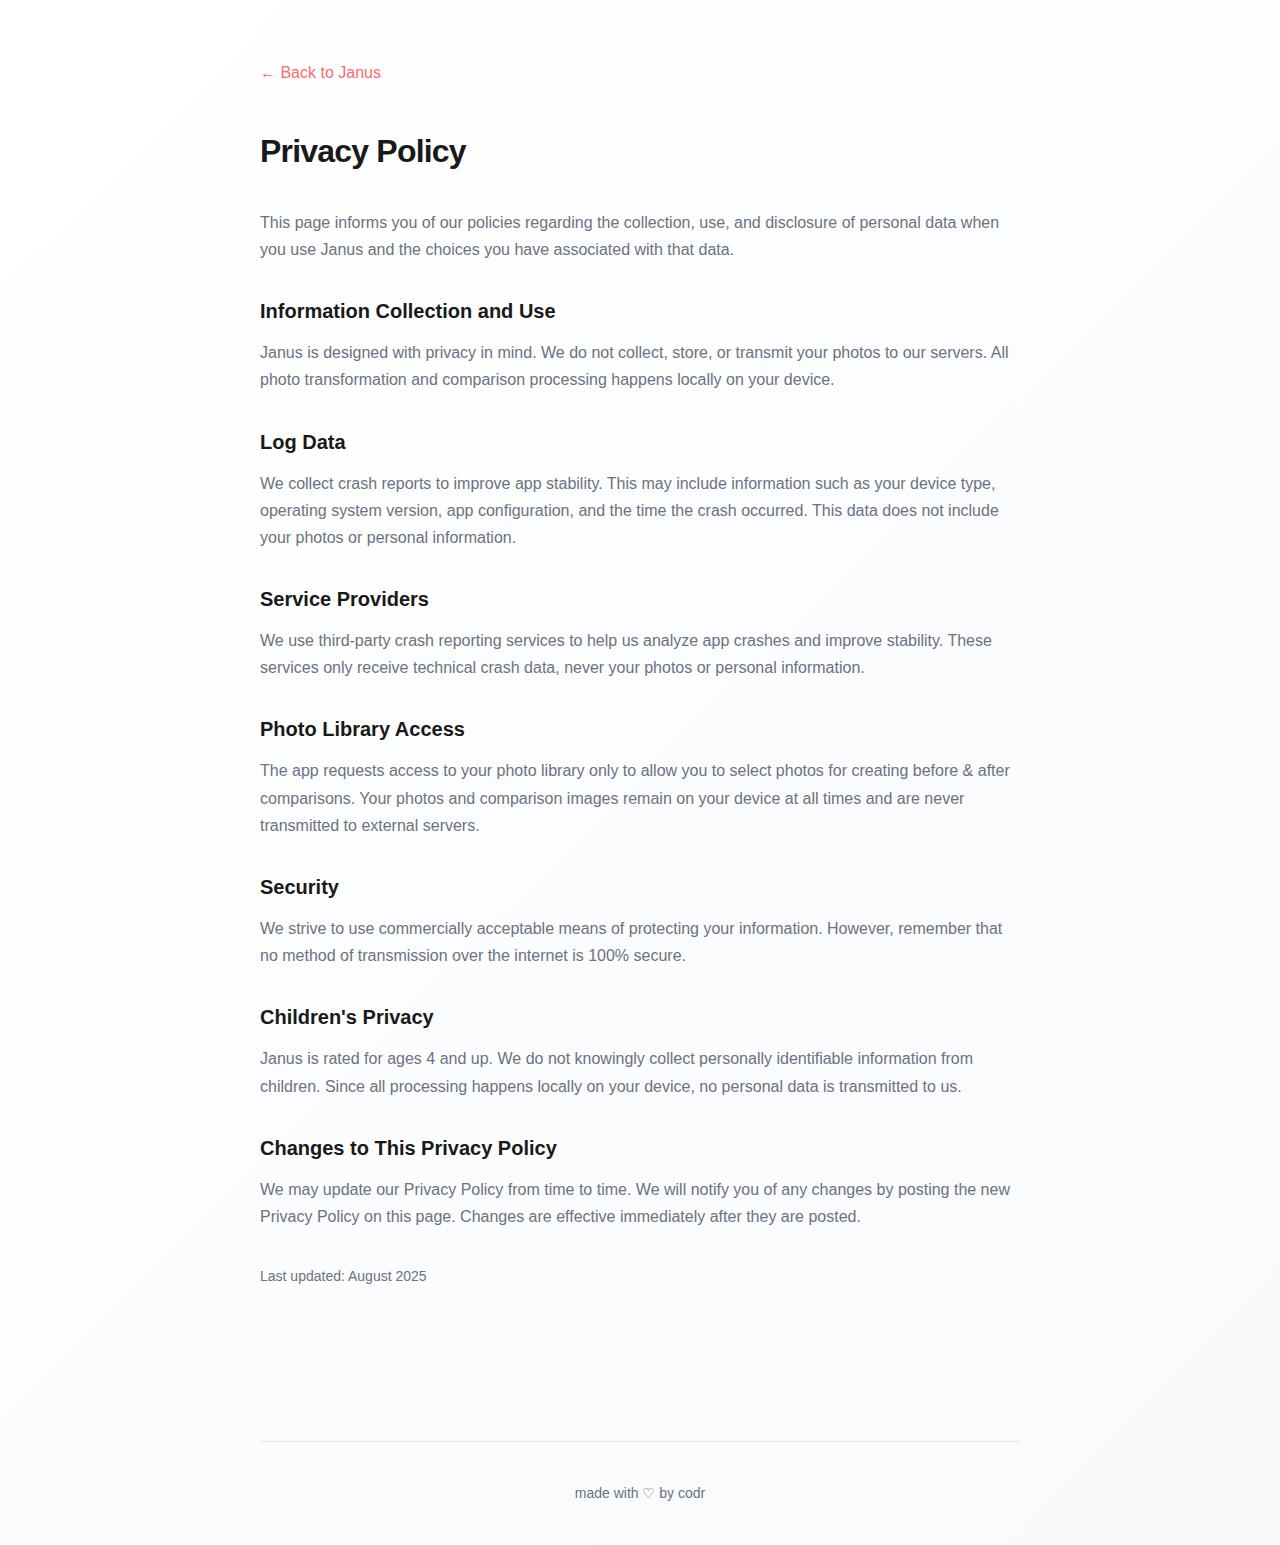
<file: privacy.html>
<!DOCTYPE html>
<html lang="en">
<head>
    <meta charset="UTF-8">
    <meta name="viewport" content="width=device-width, initial-scale=1.0">
    <title>Privacy Policy - Janus</title>
    <link rel="stylesheet" href="styles.css">
</head>
<body>
    <div class="container">
        <main class="main">
            <div class="back-link">
                <a href="/janus/">← Back to Janus</a>
            </div>
            <div class="content">
                <div class="privacy-content">
                    <h2>Privacy Policy</h2>
                    
                    <div class="privacy-section">
                        <p>This page informs you of our policies regarding the collection, use, and disclosure of personal data when you use Janus and the choices you have associated with that data.</p>
                    </div>
                    
                    <div class="privacy-section">
                        <h3>Information Collection and Use</h3>
                        <p>Janus is designed with privacy in mind. We do not collect, store, or transmit your photos to our servers. All photo transformation and comparison processing happens locally on your device.</p>
                    </div>
                    
                    <div class="privacy-section">
                        <h3>Log Data</h3>
                        <p>We collect crash reports to improve app stability. This may include information such as your device type, operating system version, app configuration, and the time the crash occurred. This data does not include your photos or personal information.</p>
                    </div>
                    
                    <div class="privacy-section">
                        <h3>Service Providers</h3>
                        <p>We use third-party crash reporting services to help us analyze app crashes and improve stability. These services only receive technical crash data, never your photos or personal information.</p>
                    </div>
                    
                    <div class="privacy-section">
                        <h3>Photo Library Access</h3>
                        <p>The app requests access to your photo library only to allow you to select photos for creating before & after comparisons. Your photos and comparison images remain on your device at all times and are never transmitted to external servers.</p>
                    </div>
                    
                    <div class="privacy-section">
                        <h3>Security</h3>
                        <p>We strive to use commercially acceptable means of protecting your information. However, remember that no method of transmission over the internet is 100% secure.</p>
                    </div>
                    
                    <div class="privacy-section">
                        <h3>Children's Privacy</h3>
                        <p>Janus is rated for ages 4 and up. We do not knowingly collect personally identifiable information from children. Since all processing happens locally on your device, no personal data is transmitted to us.</p>
                    </div>
                    
                    <div class="privacy-section">
                        <h3>Changes to This Privacy Policy</h3>
                        <p>We may update our Privacy Policy from time to time. We will notify you of any changes by posting the new Privacy Policy on this page. Changes are effective immediately after they are posted.</p>
                    </div>
                    
                    <div class="privacy-section">
                        <p><small>Last updated: August 2025</small></p>
                    </div>
                </div>
            </div>
        </main>
        
        <footer class="footer">
            <p class="footer-text">made with ♡ by <a href="https://codr.tw" class="footer-link">codr</a></p>
        </footer>
    </div>
</body>
</html>
</file>
<file: styles.css>
:root {
    --bg-color: #ffffff;
    --text-color: #191919;
    --text-secondary: #6b7280;
    --border-color: #e5e7eb;
    --accent-color: #FF6B6B;
    --accent-hover: #FF5252;
    --card-bg: #f9fafb;
}

@media (prefers-color-scheme: dark) {
    :root {
        --bg-color: #191919;
        --text-color: #ffffff;
        --text-secondary: #9ca3af;
        --border-color: #374151;
        --accent-color: #FF6B6B;
        --accent-hover: #FF5252;
        --card-bg: #1f2937;
    }
}

* {
    margin: 0;
    padding: 0;
    box-sizing: border-box;
}

html {
    scroll-behavior: smooth;
}

body {
    font-family: 'Inter', -apple-system, BlinkMacSystemFont, 'Segoe UI', Roboto, Oxygen, Ubuntu, Cantarell, sans-serif;
    background: linear-gradient(135deg, var(--bg-color) 0%, #f8fafc 100%);
    color: var(--text-color);
    line-height: 1.6;
    transition: background-color 0.3s ease, color 0.3s ease;
}

.container {
    max-width: 800px;
    margin: 0 auto;
    padding: 0 20px;
    min-height: 100vh;
}


.main {
    padding-top: 60px;
    padding-bottom: 80px;
}


.back-link {
    margin-bottom: 40px;
}

.back-link a {
    color: var(--accent-color);
    text-decoration: none;
    font-weight: 500;
    display: inline-flex;
    align-items: center;
    gap: 8px;
    transition: color 0.2s ease;
}

.back-link a:hover {
    color: var(--accent-hover);
}

.privacy-link {
    color: var(--text-secondary);
    text-decoration: none;
    transition: color 0.2s ease;
}

.privacy-link:hover {
    color: var(--accent-color);
}

.content {
    max-width: 1000px;
    margin: 0 auto;
}

.hero {
    margin-bottom: 80px;
    text-align: center;
    position: relative;
    overflow: hidden;
}

.hero::before {
    content: '';
    position: absolute;
    top: -50%;
    left: -50%;
    width: 200%;
    height: 200%;
    background: radial-gradient(circle at center, rgba(255, 107, 107, 0.03) 0%, transparent 70%);
    z-index: -1;
    animation: float 6s ease-in-out infinite;
}

@keyframes float {
    0%, 100% { transform: translateY(0px) rotate(0deg); }
    50% { transform: translateY(-10px) rotate(1deg); }
}

.hero-badges {
    display: flex;
    justify-content: center;
    gap: 12px;
    margin-bottom: 24px;
    flex-wrap: wrap;
}

.badge {
    background: linear-gradient(135deg, var(--accent-color), #FF4757);
    color: white;
    padding: 6px 14px;
    border-radius: 20px;
    font-size: 0.875rem;
    font-weight: 600;
    box-shadow: 0 2px 8px rgba(255, 107, 107, 0.2);
    animation: fadeInUp 0.6s ease-out;
}

.hero-title {
    font-size: 3.5rem;
    font-weight: 800;
    line-height: 1.1;
    margin-bottom: 16px;
    letter-spacing: -0.04em;
    background: linear-gradient(135deg, var(--text-color), #FF6B6B);
    -webkit-background-clip: text;
    -webkit-text-fill-color: transparent;
    background-clip: text;
    animation: fadeInUp 0.8s ease-out 0.2s both;
}

.hero-subtitle {
    font-size: 1.5rem;
    font-weight: 600;
    color: var(--accent-color);
    margin-bottom: 16px;
    animation: fadeInUp 0.8s ease-out 0.4s both;
}

.hero-description {
    font-size: 1.25rem;
    color: var(--text-secondary);
    line-height: 1.6;
    max-width: 600px;
    margin: 0 auto;
    animation: fadeInUp 0.8s ease-out 0.6s both;
}

@keyframes fadeInUp {
    from {
        opacity: 0;
        transform: translateY(20px);
    }
    to {
        opacity: 1;
        transform: translateY(0);
    }
}

/* Screenshots Section */
.screenshots {
    margin: 60px 0;
    display: grid;
    grid-template-columns: repeat(2, 1fr);
    gap: 32px;
    max-width: 800px;
    margin-left: auto;
    margin-right: auto;
}

.screenshot-item {
    display: flex;
    justify-content: center;
}

.screenshot-image {
    max-width: 100%;
    height: auto;
    border-radius: 20px;
    box-shadow: 0 20px 40px rgba(0, 0, 0, 0.15);
    transition: transform 0.3s ease, box-shadow 0.3s ease;
    animation: floatScreenshot 4s ease-in-out infinite;
}

.screenshot-image:nth-child(2) {
    animation-delay: -2s;
}

@keyframes floatScreenshot {
    0%, 100% { transform: translateY(0px); }
    50% { transform: translateY(-5px); }
}

.screenshot-image:hover {
    transform: translateY(-12px) scale(1.02);
    box-shadow: 0 30px 60px rgba(0, 0, 0, 0.25);
    animation-play-state: paused;
}


.download {
    text-align: center;
    padding: 60px 0;
    background: linear-gradient(135deg, rgba(255, 107, 107, 0.02) 0%, rgba(255, 71, 87, 0.02) 100%);
    border-radius: 24px;
    margin: 40px 0;
}

.app-store-badge {
    display: inline-block;
    transition: all 0.3s cubic-bezier(0.4, 0, 0.2, 1);
}

.app-store-badge:hover {
    transform: translateY(-2px) scale(1.05);
    filter: brightness(1.1);
}

.app-store-badge:active {
    transform: translateY(0px) scale(1.02);
}

.app-store-badge img {
    width: 200px;
    height: auto;
    max-width: 100%;
    border-radius: 13px;
}

/* Privacy Policy Styles */
.privacy-content {
    max-width: 100%;
}

.privacy-content h2 {
    font-size: 2rem;
    font-weight: 700;
    margin-bottom: 32px;
    letter-spacing: -0.025em;
}

.privacy-section {
    margin-bottom: 32px;
}

.privacy-section h3 {
    font-size: 1.25rem;
    font-weight: 600;
    margin-bottom: 12px;
}

.privacy-section p {
    color: var(--text-secondary);
    line-height: 1.7;
    margin-bottom: 12px;
}

.privacy-section small {
    color: var(--text-secondary);
    font-size: 0.875rem;
}

/* Footer Styles */
.footer {
    border-top: 1px solid var(--border-color);
    padding: 40px 0;
    margin-top: 40px;
    text-align: center;
}

.footer-text {
    color: var(--text-secondary);
    font-size: 0.875rem;
    margin: 0;
}

.footer-link {
    color: var(--text-secondary);
    text-decoration: none;
    transition: color 0.2s ease;
}

.footer-link:hover {
    color: var(--accent-color);
}

/* Responsive Design */
@media (max-width: 768px) {
    .container {
        padding: 0 16px;
    }
    
    .main {
        padding-top: 40px;
    }
    
    
    .hero-title {
        font-size: 2.5rem;
    }
    
    .hero-subtitle {
        font-size: 1.25rem;
    }
    
    .hero-description {
        font-size: 1.125rem;
    }
    
    .hero-badges {
        gap: 8px;
    }
    
    .badge {
        font-size: 0.8rem;
        padding: 5px 12px;
    }
    
    
    .screenshots {
        margin: 40px 0;
        grid-template-columns: 1fr;
        gap: 20px;
    }
    
    .screenshot-image {
        max-width: 90%;
        border-radius: 16px;
    }
    
    
    .app-store-badge img {
        width: 180px;
    }
    
    .footer {
        padding: 32px 0;
        margin-top: 32px;
    }
}

@media (max-width: 480px) {
    .hero-title {
        font-size: 2rem;
    }
    
    .hero-subtitle {
        font-size: 1.125rem;
    }
    
    .hero-description {
        font-size: 1rem;
    }
    
    .screenshot-image {
        max-width: 95%;
        border-radius: 12px;
    }
    
    .app-store-badge img {
        width: 160px;
    }
    
    .badge {
        font-size: 0.75rem;
        padding: 4px 10px;
    }
}
</file>
